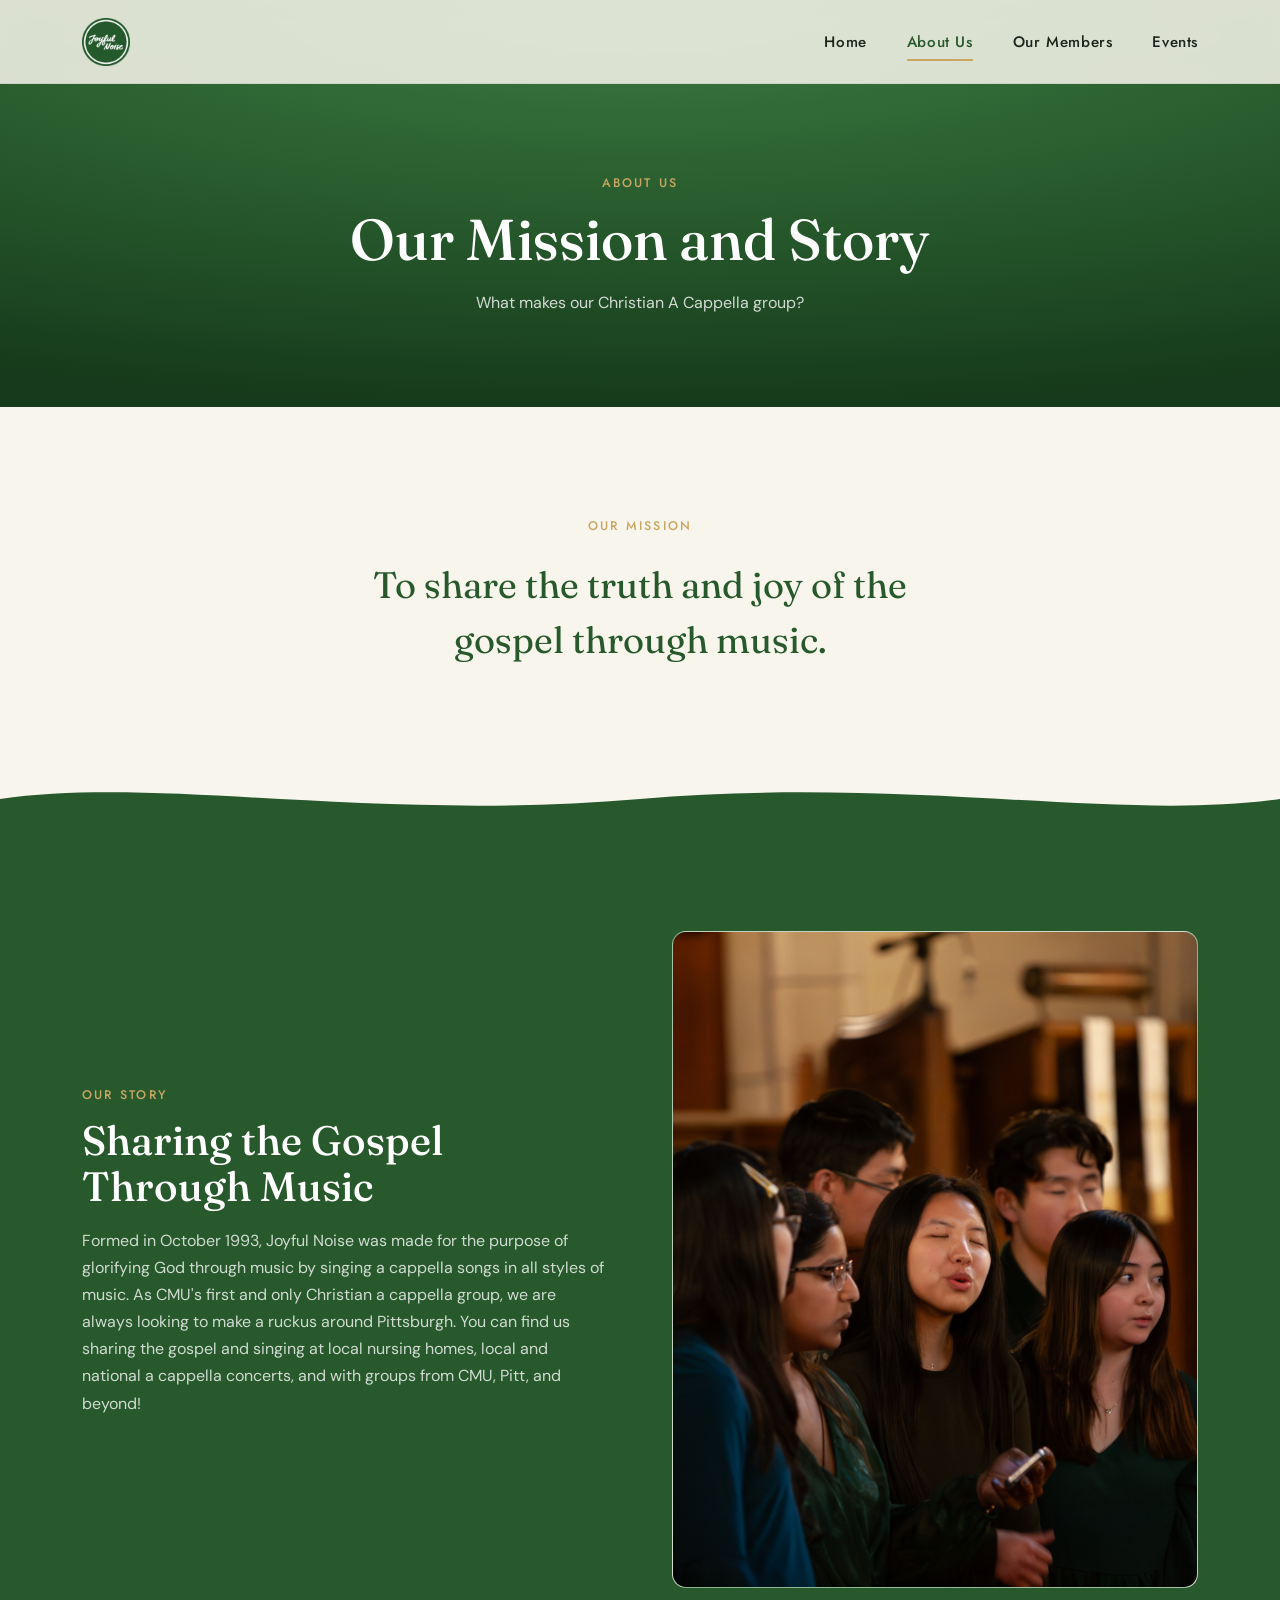
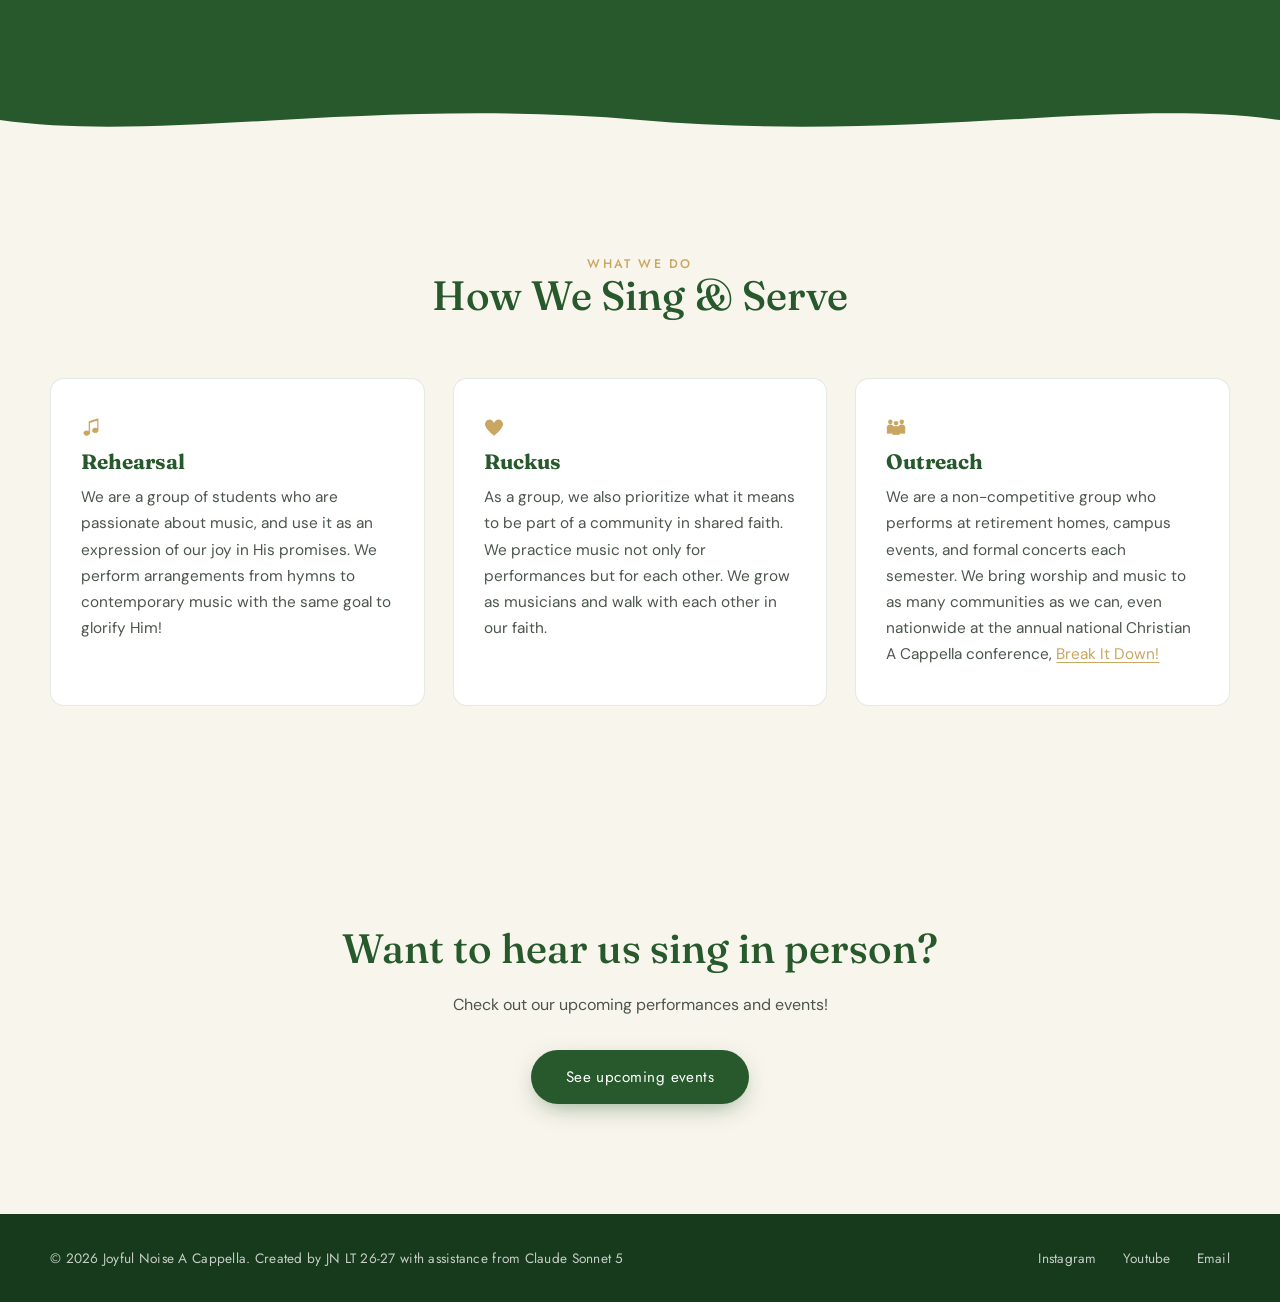
<file: about.html>
<!DOCTYPE html>
<html lang="en">
<head>
<meta charset="UTF-8">
<meta name="viewport" content="width=device-width, initial-scale=1.0">
<title>About Us &mdash; Joyful Noise</title>
<link rel="icon" href="assets/favicon.png" sizes="any">
<link rel="icon" type="image/png" href="assets/favicon.png" sizes="32x32">
<link rel="apple-touch-icon" href="assets/favicon.png">
<link rel="stylesheet" href="styles.css">
</head>
<body>

<header class="site-nav">
  <div class="nav-inner">
    <a href="index.html" class="nav-logo">
      <img src="assets/favicon.png" alt="Joyful Noise logo">
    </a>
    <nav>
      <ul class="nav-links">
        <li><a href="index.html">Home</a></li>
        <li><a href="about.html" class="active">About Us</a></li>
        <li><a href="members.html">Our Members</a></li>
        <li><a href="events.html">Events</a></li>
      </ul>
    </nav>
    <button class="nav-toggle" aria-label="Toggle menu" aria-expanded="false">
      <span></span><span></span><span></span>
    </button>
  </div>
</header>

<section class="page-hero">
  <div class="wrap reveal">
    <span class="eyebrow">About Us</span>
    <h1>Our Mission and Story</h1>
    <p>What makes our Christian A Cappella group?</p>
  </div>
</section>

<!-- ============================================================
     MISSION STATEMENT
     ============================================================ -->
<section class="section mission wrap reveal">
  <span class="eyebrow">Our Mission</span>
  <blockquote> To share the truth and joy of the gospel through music. </blockquote>
</section>

<div class="wave-divider" aria-hidden="true">
  <svg viewBox="0 0 1200 60" preserveAspectRatio="none"><path d="M0,30 C150,0 350,60 600,30 C850,0 1050,60 1200,30 L1200,60 L0,60 Z" fill="#27592C"></path></svg>
</div>

<!-- ============================================================
     OUR STORY
     ============================================================ -->
<section class="section section-dark">
  <div class="wrap story-grid">
    <div class="story-copy reveal">
      <span class="eyebrow">Our Story</span>
      <h2 class="section-title">Sharing the Gospel Through Music</h2>
      <p>Formed in October 1993, Joyful Noise was made for the purpose of glorifying God through music by singing a cappella songs in all styles of music. As CMU's first and only Christian a cappella group, we are always looking to make a ruckus around Pittsburgh. You can find us sharing the gospel and singing at local nursing homes, local and national a cappella concerts, and with groups from CMU, Pitt, and beyond!</p>
    </div>
    <div class="story-photo reveal">
      <img src="assets/images/gallery.jpg" alt="Joyful Noise rehearsing together">
    </div>
  </div>
</section>

<div class="wave-divider flip" aria-hidden="true">
  <svg viewBox="0 0 1200 60" preserveAspectRatio="none"><path d="M0,30 C150,60 350,0 600,30 C850,60 1050,0 1200,30 L1200,60 L0,60 Z" fill="#27592C"></path></svg>
</div>

<!-- ============================================================
     WHAT WE DO
     ============================================================ -->
<section class="section wrap">
  <div class="center reveal" style="margin-bottom:60px;">
    <span class="eyebrow">What We Do</span>
    <h2 class="section-title">How We Sing & Serve</h2>
  </div>
  <div class="values-grid">
    <div class="value-card reveal">
      <span class="icon"><img src='assets/about/performance.png' height="20" width="20"></span>
      <h3>Rehearsal</h3>
      <p>We are a group of students who are passionate about music, and use it as an expression of our joy in His promises. We perform arrangements from hymns to contemporary music with the same goal to glorify Him!</p>
    </div>
    <div class="value-card reveal">
      <span class="icon"><img src='assets/about/fellowship.png' height="20" width="20"></span>
      <h3>Ruckus</h3>
      <p>As a group, we also prioritize what it means to be part of a community in shared faith. We practice music not only for performances but for each other. We grow as musicians and walk with each other in our faith.</p>
    </div>
    <div class="value-card reveal">
      <span class="icon"><img src='assets/about/community.png' height="20" width="20"></span>
      <h3>Outreach</h3>
      <p>We are a non-competitive group who performs at retirement homes, campus events, and formal concerts each semester. We bring worship and music to as many communities as we can, even nationwide at the annual national Christian A Cappella conference, <a href="https://breakitdownorg.netlify.app" class="inline-link">Break It Down!</a></p>
    </div>
  </div>
</section>

<!-- ============================================================
     CTA
     ============================================================ -->
<section class="section about-cta wrap reveal">
  <h2 class="section-title">Want to hear us sing in person?</h2>
  <p>Check out our upcoming performances and events!</p>
  <a href="events.html" class="btn btn-solid">See upcoming events</a>
</section>

<footer class="site-footer">
  <div class="footer-inner">
    <span>&copy; 2026 Joyful Noise A Cappella. Created by JN LT 26-27 with assistance from Claude Sonnet 5</span>
    <ul class="footer-links">
      <li><a href="https://www.instagram.com/cmujoyfulnoise?utm_source=ig_web_button_share_sheet&igsh=ZDNlZDc0MzIxNw==">Instagram</a></li>
      <li><a href="https://www.youtube.com/@CMUJoyfulNoise">Youtube</a></li>
      <li><a href="mailto:cmujoyfulnoise@gmail.com">Email</a></li>
    </ul>
  </div>
</footer>

<script src="script.js"></script>
</body>
</html>
</file>
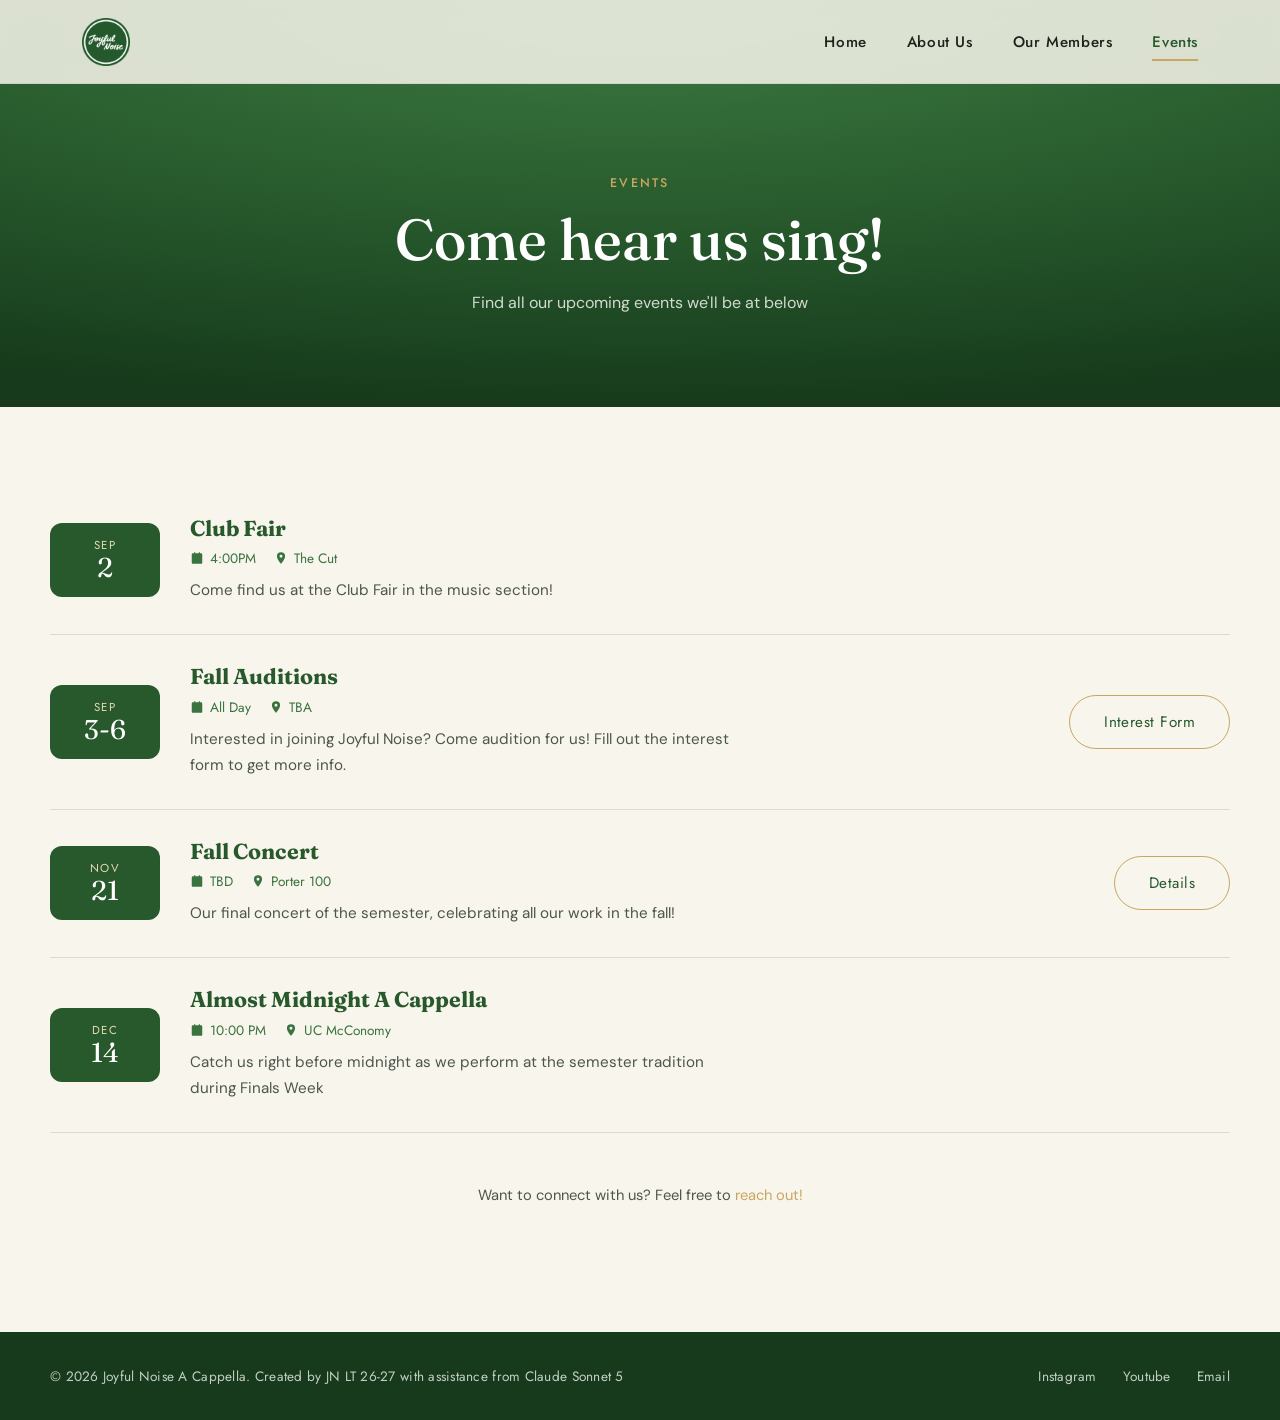
<file: events.html>
<!DOCTYPE html>
<html lang="en">
<head>
<meta charset="UTF-8">
<meta name="viewport" content="width=device-width, initial-scale=1.0">
<title>Events &mdash; Joyful Noise</title>
<link rel="icon" href="assets/favicon.png" sizes="any">
<link rel="icon" type="image/png" href="assets/favicon.png" sizes="32x32">
<link rel="apple-touch-icon" href="assets/favicon.png">
<link rel="stylesheet" href="styles.css">
</head>
<body>

<header class="site-nav">
  <div class="nav-inner">
    <a href="index.html" class="nav-logo">
      <img src="assets/favicon.png" alt="Joyful Noise logo">
    </a>
    <nav>
      <ul class="nav-links">
        <li><a href="index.html">Home</a></li>
        <li><a href="about.html">About Us</a></li>
        <li><a href="members.html">Our Members</a></li>
        <li><a href="events.html" class="active">Events</a></li>
      </ul>
    </nav>
    <button class="nav-toggle" aria-label="Toggle menu" aria-expanded="false">
      <span></span><span></span><span></span>
    </button>
  </div>
</header>

<section class="page-hero">
  <div class="wrap reveal">
    <span class="eyebrow">Events</span>
    <h1>Come hear us sing!</h1>
    <p>Find all our upcoming events we'll be at below</p>
  </div>
</section>

<!-- ============================================================
     EVENTS LIST
     (put a space after the month name to make it look best!)

     here is the event format:

     <div class="event-row reveal">
      <div class="event-date"><span class="month">[Month ]</span><span class="day">[Day ]</span></div>
      <div class="event-main">
        <h3>[Event Title]</h3>
        <div class="event-meta">
          <span><svg viewBox="0 0 24 24"><path d="M7 2v2H5a2 2 0 0 0-2 2v14a2 2 0 0 0 2 2h14a2 2 0 0 0 2-2V6a2 2 0 0 0-2-2h-2V2h-2v2H9V2zm12 8H5v10h14z"/></svg>[Time]</span>
          <span><svg viewBox="0 0 24 24"><path d="M12 2a7 7 0 0 0-7 7c0 5.25 7 13 7 13s7-7.75 7-13a7 7 0 0 0-7-7zm0 9.5A2.5 2.5 0 1 1 12 6.5a2.5 2.5 0 0 1 0 5z"/></svg>[Place]</span>
        </div>
        <p>[Caption]</p>
      </div>
      <a href="[button link]" class="btn btn-outline event-cta">[Optional Button]</a>
    </div>
     ============================================================ -->
<section class="section wrap">
  <div class="events-list">

    <div class="event-row reveal">
      <div class="event-date"><span class="month">Sep </span><span class="day">2</span></div>
      <div class="event-main">
        <h3>Club Fair</h3>
        <div class="event-meta">
          <span><svg viewBox="0 0 24 24"><path d="M7 2v2H5a2 2 0 0 0-2 2v14a2 2 0 0 0 2 2h14a2 2 0 0 0 2-2V6a2 2 0 0 0-2-2h-2V2h-2v2H9V2zm12 8H5v10h14z"/></svg>4:00PM</span>
          <span><svg viewBox="0 0 24 24"><path d="M12 2a7 7 0 0 0-7 7c0 5.25 7 13 7 13s7-7.75 7-13a7 7 0 0 0-7-7zm0 9.5A2.5 2.5 0 1 1 12 6.5a2.5 2.5 0 0 1 0 5z"/></svg>The Cut</span>
        </div>
        <p>Come find us at the Club Fair in the music section!</p>
      </div>
    </div>

    <div class="event-row reveal">
      <div class="event-date"><span class="month">Sep </span><span class="day">3-6</span></div>
      <div class="event-main">
        <h3>Fall Auditions</h3>
        <div class="event-meta">
          <span><svg viewBox="0 0 24 24"><path d="M7 2v2H5a2 2 0 0 0-2 2v14a2 2 0 0 0 2 2h14a2 2 0 0 0 2-2V6a2 2 0 0 0-2-2h-2V2h-2v2H9V2zm12 8H5v10h14z"/></svg>All Day</span>
          <span><svg viewBox="0 0 24 24"><path d="M12 2a7 7 0 0 0-7 7c0 5.25 7 13 7 13s7-7.75 7-13a7 7 0 0 0-7-7zm0 9.5A2.5 2.5 0 1 1 12 6.5a2.5 2.5 0 0 1 0 5z"/></svg>TBA</span>
        </div>
        <p>Interested in joining Joyful Noise? Come audition for us! Fill out the interest form to get more info.</p>
      </div>
      <a href="#" class="btn btn-outline event-cta">Interest Form</a>
    </div>

    <!-- Acapitt?
    <div class="event-row reveal">
      <div class="event-date"><span class="month">Month </span><span class="day">Day </span></div>
      <div class="event-main">
        <h3>Acapitt</h3>
        <div class="event-meta">
          <span><svg viewBox="0 0 24 24"><path d="M7 2v2H5a2 2 0 0 0-2 2v14a2 2 0 0 0 2 2h14a2 2 0 0 0 2-2V6a2 2 0 0 0-2-2h-2V2h-2v2H9V2zm12 8H5v10h14z"/></svg>TBA</span>
          <span><svg viewBox="0 0 24 24"><path d="M12 2a7 7 0 0 0-7 7c0 5.25 7 13 7 13s7-7.75 7-13a7 7 0 0 0-7-7zm0 9.5A2.5 2.5 0 1 1 12 6.5a2.5 2.5 0 0 1 0 5z"/></svg>TBA</span>
        </div>
        <p>Come see us perform at Acapitt, an annual a cappella concert for groups in Pittsburgh</p>
      </div>
    </div>
    -->

    <div class="event-row reveal">
      <div class="event-date"><span class="month">Nov </span><span class="day">21</span></div>
      <div class="event-main">
        <h3>Fall Concert</h3>
        <div class="event-meta">
          <span><svg viewBox="0 0 24 24"><path d="M7 2v2H5a2 2 0 0 0-2 2v14a2 2 0 0 0 2 2h14a2 2 0 0 0 2-2V6a2 2 0 0 0-2-2h-2V2h-2v2H9V2zm12 8H5v10h14z"/></svg>TBD</span>
          <span><svg viewBox="0 0 24 24"><path d="M12 2a7 7 0 0 0-7 7c0 5.25 7 13 7 13s7-7.75 7-13a7 7 0 0 0-7-7zm0 9.5A2.5 2.5 0 1 1 12 6.5a2.5 2.5 0 0 1 0 5z"/></svg>Porter 100</span>
        </div>
        <p>Our final concert of the semester, celebrating all our work in the fall!</p>
      </div>
      <a href="#" class="btn btn-outline event-cta">Details</a>
    </div>

    <div class="event-row reveal">
      <div class="event-date"><span class="month">Dec </span><span class="day">14</span></div>
      <div class="event-main">
        <h3>Almost Midnight A Cappella</h3>
        <div class="event-meta">
          <span><svg viewBox="0 0 24 24"><path d="M7 2v2H5a2 2 0 0 0-2 2v14a2 2 0 0 0 2 2h14a2 2 0 0 0 2-2V6a2 2 0 0 0-2-2h-2V2h-2v2H9V2zm12 8H5v10h14z"/></svg>10:00 PM</span>
          <span><svg viewBox="0 0 24 24"><path d="M12 2a7 7 0 0 0-7 7c0 5.25 7 13 7 13s7-7.75 7-13a7 7 0 0 0-7-7zm0 9.5A2.5 2.5 0 1 1 12 6.5a2.5 2.5 0 0 1 0 5z"/></svg>UC McConomy</span>
        </div>
        <p>Catch us right before midnight as we perform at the semester tradition during Finals Week</p>
      </div>
    </div>

  </div>
  <p class="events-empty-note">Want to connect with us? Feel free to <a href="mailto:cmujoyfulnoise@gmail.com" style="color:var(--gold);">reach out!</a></p>
</section>

<footer class="site-footer">
  <div class="footer-inner">
    <span>&copy; 2026 Joyful Noise A Cappella. Created by JN LT 26-27 with assistance from Claude Sonnet 5</span>
    <ul class="footer-links">
      <li><a href="https://www.instagram.com/cmujoyfulnoise?utm_source=ig_web_button_share_sheet&igsh=ZDNlZDc0MzIxNw==">Instagram</a></li>
      <li><a href="https://www.youtube.com/@CMUJoyfulNoise">Youtube</a></li>
      <li><a href="mailto:cmujoyfulnoise@gmail.com">Email</a></li>
    </ul>
  </div>
</footer>

<script src="script.js"></script>
</body>
</html>
</file>
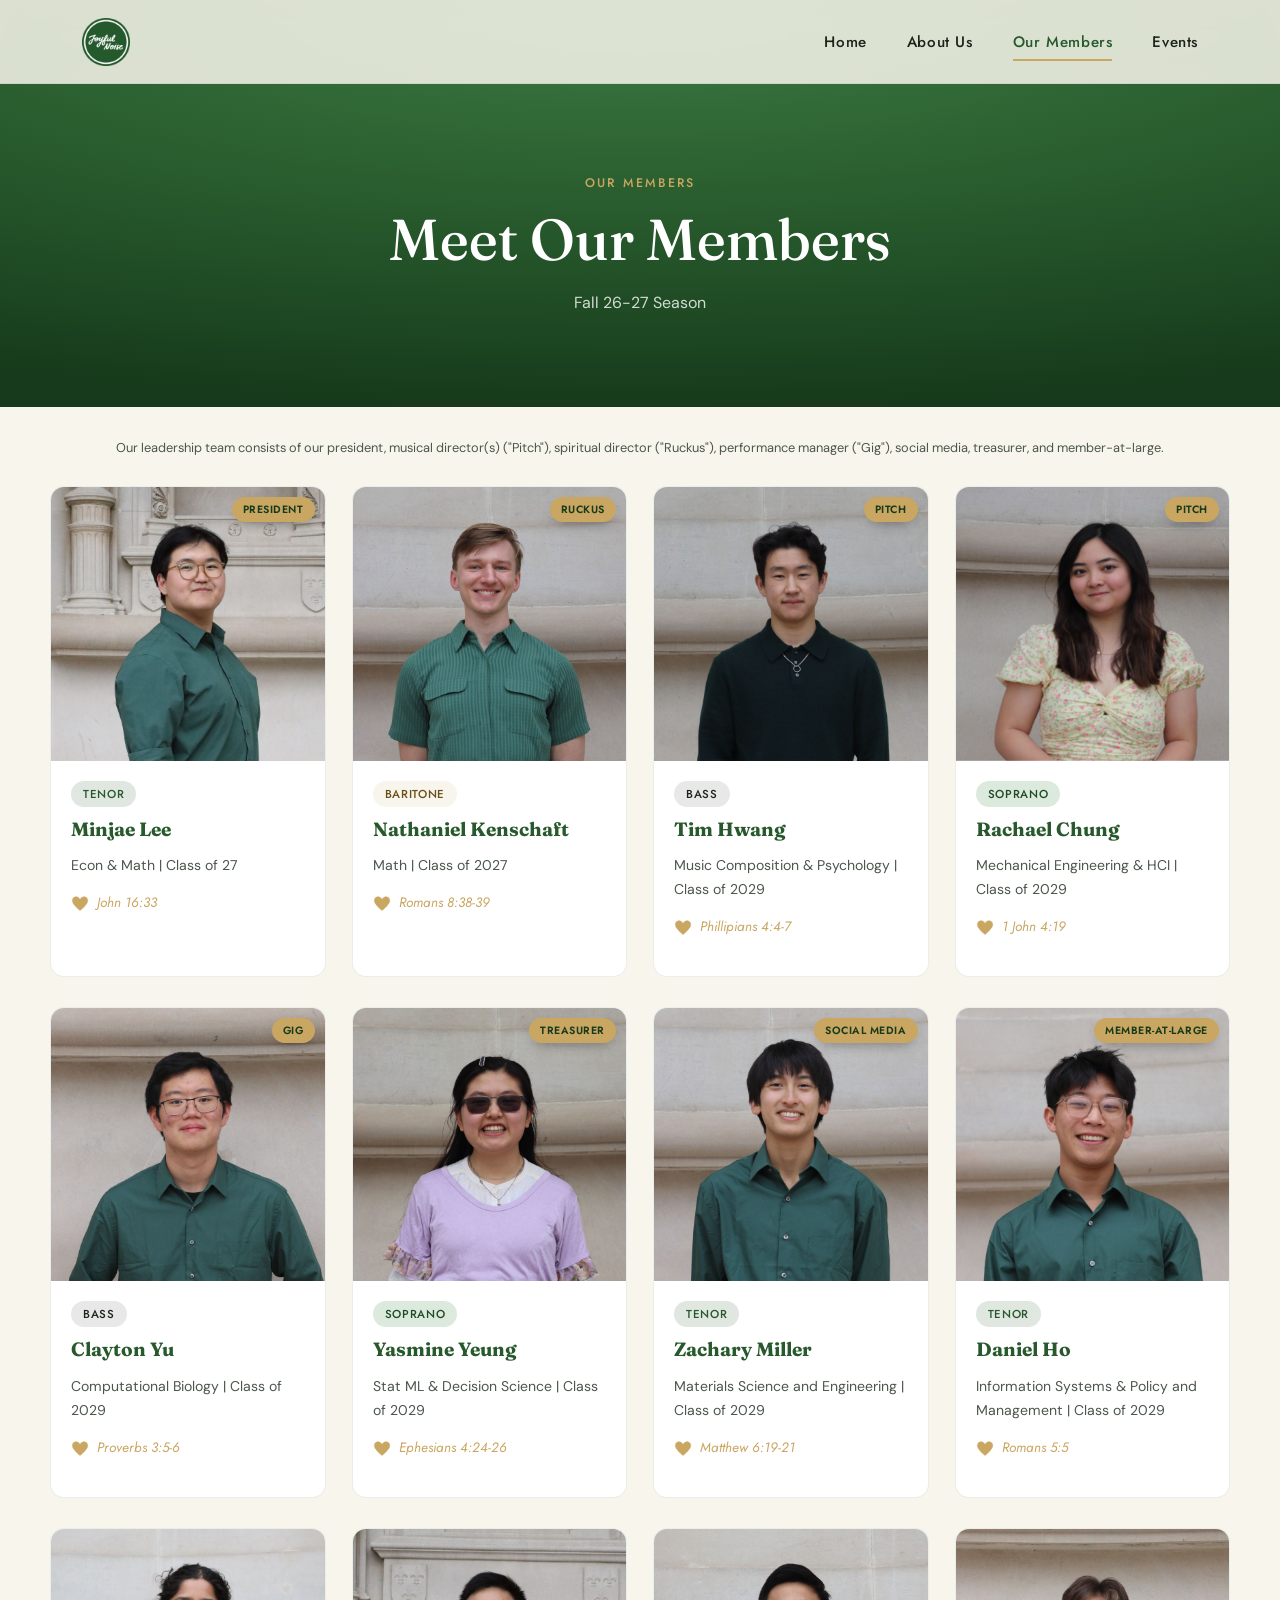
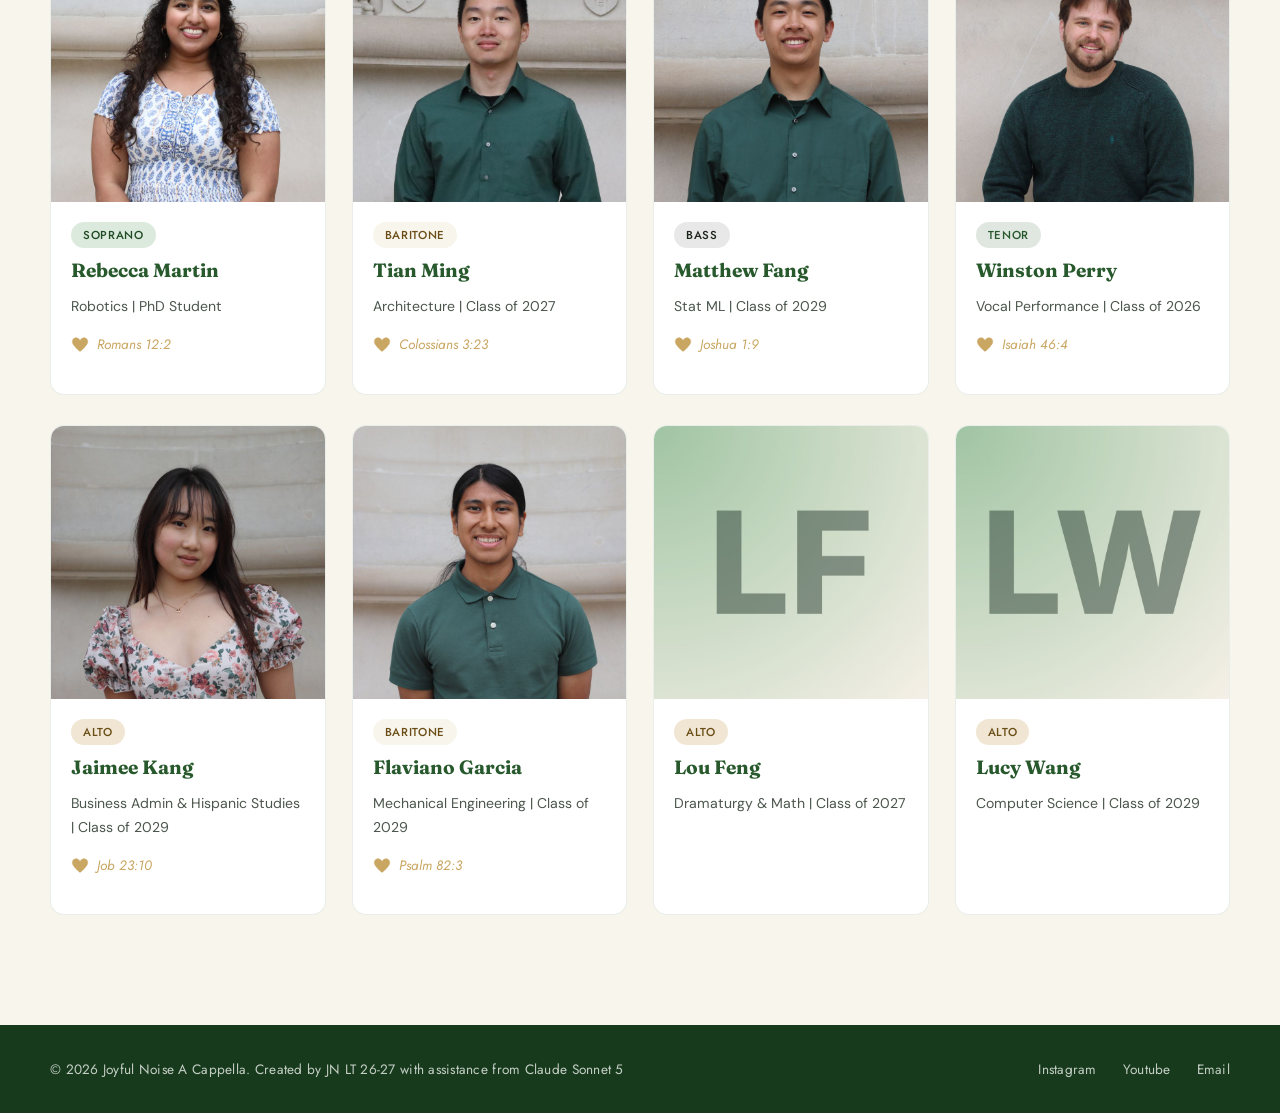
<file: members.html>
<!DOCTYPE html>
<html lang="en">
<head>
<meta charset="UTF-8">
<meta name="viewport" content="width=device-width, initial-scale=1.0">
<title>Our Members &mdash; Joyful Noise</title>
<link rel="stylesheet" href="styles.css">
</head>
<body>

<header class="site-nav">
  <div class="nav-inner">
    <a href="index.html" class="nav-logo">
      <img src="assets/favicon.png" alt="Joyful Noise logo">
    </a>
    <nav>
      <ul class="nav-links">
        <li><a href="index.html">Home</a></li>
        <li><a href="about.html">About Us</a></li>
        <li><a href="members.html" class="active">Our Members</a></li>
        <li><a href="events.html">Events</a></li>
      </ul>
    </nav>
    <button class="nav-toggle" aria-label="Toggle menu" aria-expanded="false">
      <span></span><span></span><span></span>
    </button>
  </div>
</header>

<section class="page-hero">
  <div class="wrap reveal">
    <span class="eyebrow">Our Members</span>
    <h1>Meet Our Members</h1>
    <p>Fall 26-27 Season</p>
  </div>
</section>

<!-- ============================================================
     MEMBER CARDS

     here is the member format:


    <div class="member-card reveal">
      <div class="member-photo">
        <span class="leadership-badge">Ruckus</span>
        <img src="assets/members/[member name].jpg" alt="Photo of member">
      </div>
      <div class="member-info">
        <span class="voice-pill voice-[voice part]]">[voice part]</span>
        <h3 class="member-name">[Member Name]]</h3>
        <p class="member-major">[Major] | [Year]</p>
        <p class="member-verse">
          <img src='assets/members/heart.png' height="18" width="18">
          [Fav Bible Verse]
        </p>
      </div>
    </div>

     ============================================================ -->
<section class="section wrap">

  <p class="members-empty-note">Our leadership team consists of our president, musical director(s) ("Pitch"), spiritual director ("Ruckus"), performance manager ("Gig"), social media, treasurer, and member-at-large.</p>

  <div class="members-grid">

    <div class="member-card reveal">
      <div class="member-photo">
        <span class="leadership-badge">President</span>
        <img src="assets/members/minjae.jpg" alt="Photo of member">
      </div>
      <div class="member-info">
        <span class="voice-pill voice-tenor">Tenor</span>
        <h3 class="member-name">Minjae Lee</h3>
        <p class="member-major">Econ & Math | Class of 27</p>
        <p class="member-verse">
          <img src='assets/members/heart.png' height="18" width="18">
          John 16:33
        </p>
      </div>
    </div>

    <div class="member-card reveal">
      <div class="member-photo">
        <span class="leadership-badge">Ruckus</span>
        <img src="assets/members/nathaniel.jpg" alt="Photo of member">
      </div>
      <div class="member-info">
        <span class="voice-pill voice-baritone">Baritone</span>
        <h3 class="member-name">Nathaniel Kenschaft</h3>
        <p class="member-major">Math | Class of 2027</p>
        <p class="member-verse">
          <img src='assets/members/heart.png' height="18" width="18">
          Romans 8:38-39
        </p>
      </div>
    </div>

    <div class="member-card reveal">
      <div class="member-photo">
        <span class="leadership-badge">Pitch</span>
        <img src="assets/members/tim.jpg" alt="Photo of member">
      </div>
      <div class="member-info">
        <span class="voice-pill voice-bass">Bass</span>
        <h3 class="member-name">Tim Hwang</h3>
        <p class="member-major">Music Composition & Psychology | Class of 2029</p>
        <p class="member-verse">
          <img src='assets/members/heart.png' height="18" width="18">
          Phillipians 4:4-7
        </p>
      </div>
    </div>

    <div class="member-card reveal">
      <div class="member-photo">
        <span class="leadership-badge">Pitch</span>
        <img src="assets/members/rachael.jpg" alt="Photo of member">
      </div>
      <div class="member-info">
        <span class="voice-pill voice-soprano">Soprano</span>
        <h3 class="member-name">Rachael Chung</h3>
        <p class="member-major">Mechanical Engineering & HCI | Class of 2029</p>
        <p class="member-verse">
          <img src='assets/members/heart.png' height="18" width="18">
          1 John 4:19
        </p>
      </div>
    </div>

    <div class="member-card reveal">
      <div class="member-photo">
        <span class="leadership-badge">Gig</span>
        <img src="assets/members/clayton.jpg" alt="Photo of member">
      </div>
      <div class="member-info">
        <span class="voice-pill voice-bass">Bass</span>
        <h3 class="member-name">Clayton Yu</h3>
        <p class="member-major">Computational Biology | Class of 2029</p>
        <p class="member-verse">
          <img src='assets/members/heart.png' height="18" width="18">
          Proverbs 3:5-6
        </p>
      </div>
    </div>

    <div class="member-card reveal">
      <div class="member-photo">
        <span class="leadership-badge">Treasurer</span>
        <img src="assets/members/yasmine.jpg" alt="Photo of member">
      </div>
      <div class="member-info">
        <span class="voice-pill voice-soprano">Soprano</span>
        <h3 class="member-name">Yasmine Yeung</h3>
        <p class="member-major">Stat ML & Decision Science | Class of 2029</p>
        <p class="member-verse">
          <img src='assets/members/heart.png' height="18" width="18">
          Ephesians 4:24-26
        </p>
      </div>
    </div>

    <div class="member-card reveal">
      <div class="member-photo">
        <span class="leadership-badge">Social Media</span>
        <img src="assets/members/zach.jpg" alt="Photo of member">
      </div>
      <div class="member-info">
        <span class="voice-pill voice-tenor">Tenor</span>
        <h3 class="member-name">Zachary Miller</h3>
        <p class="member-major">Materials Science and Engineering | Class of 2029</p>
        <p class="member-verse">
          <img src='assets/members/heart.png' height="18" width="18">
          Matthew 6:19-21
        </p>
      </div>
    </div>

    <div class="member-card reveal">
      <div class="member-photo">
        <span class="leadership-badge">Member-At-Large</span>
        <img src="assets/members/dho.jpg" alt="Photo of member">
      </div>
      <div class="member-info">
        <span class="voice-pill voice-tenor">Tenor</span>
        <h3 class="member-name">Daniel Ho</h3>
        <p class="member-major">Information Systems & Policy and Management | Class of 2029</p>
        <p class="member-verse">
          <img src='assets/members/heart.png' height="18" width="18">
          Romans 5:5
        </p>
      </div>
    </div>

    <div class="member-card reveal">
      <div class="member-photo">
        <img src="assets/members/rebecca.jpg" alt="Photo of member">
      </div>
      <div class="member-info">
        <span class="voice-pill voice-soprano">Soprano</span>
        <h3 class="member-name">Rebecca Martin</h3>
        <p class="member-major">Robotics | PhD Student</p>
        <p class="member-verse">
          <img src='assets/members/heart.png' height="18" width="18">
          Romans 12:2
        </p>
      </div>
    </div>

    <div class="member-card reveal">
      <div class="member-photo">
        <img src="assets/members/tian.jpg" alt="Photo of member">
      </div>
      <div class="member-info">
        <span class="voice-pill voice-baritone">Baritone</span>
        <h3 class="member-name">Tian Ming</h3>
        <p class="member-major">Architecture | Class of 2027</p>
        <p class="member-verse">
          <img src='assets/members/heart.png' height="18" width="18">
          Colossians 3:23
        </p>
      </div>
    </div>

    <div class="member-card reveal">
      <div class="member-photo">
        <img src="assets/members/matt.jpg" alt="Photo of member">
      </div>
      <div class="member-info">
        <span class="voice-pill voice-bass">Bass</span>
        <h3 class="member-name">Matthew Fang</h3>
        <p class="member-major">Stat ML | Class of 2029</p>
        <p class="member-verse">
          <img src='assets/members/heart.png' height="18" width="18">
          Joshua 1:9
        </p>
      </div>
    </div>

    <div class="member-card reveal">
      <div class="member-photo">
        <img src="assets/members/winston.jpg" alt="Photo of member">
      </div>
      <div class="member-info">
        <span class="voice-pill voice-tenor">Tenor</span>
        <h3 class="member-name">Winston Perry</h3>
        <p class="member-major">Vocal Performance | Class of 2026</p>
        <p class="member-verse">
          <img src='assets/members/heart.png' height="18" width="18">
          Isaiah 46:4
        </p>
      </div>
    </div>

    <div class="member-card reveal">
      <div class="member-photo">
        <img src="assets/members/jaimee.jpg" alt="Photo of member">
      </div>
      <div class="member-info">
        <span class="voice-pill voice-alto">Alto</span>
        <h3 class="member-name">Jaimee Kang</h3>
        <p class="member-major">Business Admin & Hispanic Studies | Class of 2029</p>
        <p class="member-verse">
          <img src='assets/members/heart.png' height="18" width="18">
          Job 23:10
        </p>
      </div>
    </div>

    <div class="member-card reveal">
      <div class="member-photo">
        <img src="assets/members/flaviano.jpg" alt="Photo of member">
      </div>
      <div class="member-info">
        <span class="voice-pill voice-baritone">Baritone</span>
        <h3 class="member-name">Flaviano Garcia</h3>
        <p class="member-major">Mechanical Engineering | Class of 2029</p>
        <p class="member-verse">
          <img src='assets/members/heart.png' height="18" width="18">
          Psalm 82:3
        </p>
      </div>
    </div>

    <div class="member-card reveal">
      <div class="member-photo">
        <img src="assets/members/lou.jpg" alt="Photo of member">
      </div>
      <div class="member-info">
        <span class="voice-pill voice-alto">Alto</span>
        <h3 class="member-name">Lou Feng</h3>
        <p class="member-major">Dramaturgy & Math | Class of 2027</p>
        <!-- <p class="member-verse">
          <img src='assets/members/heart.png' height="18" width="18">
          Colossians 3:23
        </p> -->
      </div>
    </div>

    <div class="member-card reveal">
      <div class="member-photo">
        <img src="assets/members/lucy.jpg" alt="Photo of member">
      </div>
      <div class="member-info">
        <span class="voice-pill voice-alto">Alto</span>
        <h3 class="member-name">Lucy Wang</h3>
        <p class="member-major">Computer Science | Class of 2029</p>
        <!-- <p class="member-verse">
          <img src='assets/members/heart.png' height="18" width="18">
          Colossians 3:23
        </p> -->
      </div>
    </div>

  </div>
</section>

<footer class="site-footer">
  <div class="footer-inner">
    <span>&copy; 2026 Joyful Noise A Cappella. Created by JN LT 26-27 with assistance from Claude Sonnet 5</span>
    <ul class="footer-links">
      <li><a href="https://www.instagram.com/cmujoyfulnoise?utm_source=ig_web_button_share_sheet&igsh=ZDNlZDc0MzIxNw==">Instagram</a></li>
      <li><a href="https://www.youtube.com/@CMUJoyfulNoise">Youtube</a></li>
      <li><a href="mailto:cmujoyfulnoise@gmail.com">Email</a></li>
    </ul>
  </div>
</footer>

<script src="script.js"></script>
</body>
</html>
</file>
<file: styles.css>
@import url('https://fonts.googleapis.com/css2?family=Fraunces:ital,opsz,wght@0,9..144,300;0,9..144,400;0,9..144,500;0,9..144,600;0,9..144,700;1,9..144,400;1,9..144,500&family=Jost:ital,wght@0,300;0,400;0,500;0,600;1,300;1,400&family=DM+Sans:ital,opsz,wght@0,9..40,100..1000;1,9..40,100..1000&display=swap');

:root{
  /* ---- color tokens ---- */
  --green-deep:   #27592C;
  --green-dark:   #163A1B;
  --green-mid:    #3A7340;
  --green-light:  #9CC2A0;
  --gold:         #C9A661;
  --gold-soft:    #E8DAB3;
  --cream:        #F8F5EC;
  --white:        #FFFFFF;
  --ink:          #1B241B;
  --ink-soft:     #4B564C;

  /* ---- type tokens ---- */
  --f-display: 'Fraunces', serif;
  --f-hero:    'Jost', sans-serif;
  --f-body:    'DM Sans', sans-serif;

  /* ---- layout tokens ---- */
  --nav-h: 84px;
  --max-w: 1180px;
  --radius: 14px;
  --ease: cubic-bezier(.22,.68,0,1);
}

*, *::before, *::after{ box-sizing: border-box; }
html{ scroll-behavior: smooth; }
@media (prefers-reduced-motion: reduce){
  html{ scroll-behavior: auto; }
  *, *::before, *::after{ animation-duration: 0.001ms !important; animation-iteration-count: 1 !important; transition-duration: 0.001ms !important; }
}

body{
  margin:0;
  font-family: var(--f-body);
  color: var(--ink);
  background: var(--cream);
  -webkit-font-smoothing: antialiased;
  overflow-x: hidden;
}

img{ max-width:100%; display:block; }

a{ color: inherit; text-decoration:none; }

.wrap{
  max-width: var(--max-w);
  margin: 0 auto;
  padding-left: 32px;
  padding-right: 32px;
}

.eyebrow{
  font-family: var(--f-hero);
  text-transform: uppercase;
  letter-spacing: .18em;
  font-size: .78rem;
  font-weight: 500;
  color: var(--gold);
}

h1,h2,h3{
  font-family: var(--f-display);
  color: var(--green-deep);
  margin: 0;
  line-height: 1.1;
}

h2.section-title{
  font-size: clamp(1.9rem, 3.2vw, 2.8rem);
  font-weight: 500;
}

p{ line-height: 1.7; color: var(--ink-soft); }

.btn{
  display:inline-flex;
  align-items:center;
  justify-content:center;
  gap:.5em;
  font-family: var(--f-hero);
  font-size: .95rem;
  letter-spacing:.03em;
  padding: 15px 34px;
  border-radius: 999px;
  border: 1.5px solid transparent;
  cursor:pointer;
  transition: transform .35s var(--ease), background .3s ease, color .3s ease, border-color .3s ease, box-shadow .3s ease;
}
.btn-solid{
  background: var(--green-deep);
  color: var(--white);
  box-shadow: 0 8px 24px -8px rgba(39,89,44,.55);
}
.btn-solid:hover{ background: var(--green-dark); transform: translateY(-2px); box-shadow: 0 12px 28px -8px rgba(39,89,44,.6); }
.btn-outline{
  background: transparent;
  color: var(--green-deep);
  border-color: var(--gold);
}
.btn-outline:hover{ background: var(--gold); color: var(--green-dark); transform: translateY(-2px); }
.btn-outline-light{
  background: transparent;
  color: var(--white);
  border-color: rgba(255,255,255,.55);
}
.btn-outline-light:hover{ background: var(--white); color: var(--green-dark); }

/* ============================================================
   NAV
   ============================================================ */
.site-nav{
  position: fixed;
  top:0; left:0; right:0;
  z-index: 1000;
  height: var(--nav-h);
  background: rgba(248,245,236,.86);
  backdrop-filter: blur(14px) saturate(1.1);
  -webkit-backdrop-filter: blur(14px) saturate(1.1);
  border-bottom: 1px solid rgba(39,89,44,.08);
  transition: box-shadow .3s ease;
}
.site-nav.is-scrolled{ box-shadow: 0 8px 30px -12px rgba(27,36,27,.18); }
.nav-inner{
  max-width: var(--max-w);
  margin: 0 auto;
  height:100%;
  padding: 0 32px;
  display:flex;
  align-items:center;
  justify-content:space-between;
}
.nav-logo{
  display:flex;
  align-items:center;
  gap:12px;
}
.nav-logo img{
  width:48px;
  height:48px;
  object-fit:cover;
}
.nav-logo-word{
  font-family: var(--f-display);
  font-size: 1.2rem;
  font-weight: 600;
  color: var(--green-deep);
  letter-spacing: .01em;
}
.nav-links{
  display:flex;
  align-items:center;
  gap: 40px;
  list-style:none;
  margin:0; padding:0;
}
.nav-links a{
  position:relative;
  font-family: var(--f-hero);
  font-size: .95rem;
  font-weight: 500;
  letter-spacing: .04em;
  color: var(--ink);
  padding: 6px 0;
}
.nav-links a::after{
  content:"";
  position:absolute;
  left:0; bottom:-2px;
  width:0%; height:2px;
  background: var(--gold);
  transition: width .3s var(--ease);
}
.nav-links a:hover::after,
.nav-links a.active::after{ width:100%; }
.nav-links a.active{ color: var(--green-deep); }

.nav-toggle{
  display:none;
  width: 44px; height: 44px;
  border-radius: 10px;
  border: none;
  background: transparent;
  cursor:pointer;
  position: relative;
  z-index: 1100;
}
.nav-toggle span{
  position:absolute;
  left:11px; right:11px;
  height:2px;
  background: var(--green-deep);
  border-radius: 2px;
  transition: transform .35s var(--ease), opacity .25s ease, top .35s var(--ease);
}
.nav-toggle span:nth-child(1){ top:16px; }
.nav-toggle span:nth-child(2){ top:22px; }
.nav-toggle span:nth-child(3){ top:28px; }
.nav-toggle.is-open span:nth-child(1){ top:22px; transform: rotate(45deg); }
.nav-toggle.is-open span:nth-child(2){ opacity:0; }
.nav-toggle.is-open span:nth-child(3){ top:22px; transform: rotate(-45deg); }

/* ============================================================
   FOOTER
   ============================================================ */
.site-footer{
  background: var(--green-dark);
  color: rgba(255,255,255,.75);
  padding: 34px 32px;
}
.footer-inner{
  max-width: var(--max-w);
  margin:0 auto;
  display:flex;
  align-items:center;
  justify-content:space-between;
  gap: 20px;
  flex-wrap: wrap;
  font-family: var(--f-hero);
  font-size: .85rem;
  letter-spacing:.02em;
}
.footer-links{
  display:flex;
  gap: 26px;
  list-style:none;
  margin:0; padding:0;
}
.footer-links a{ color: rgba(255,255,255,.75); transition: color .25s ease; }
.footer-links a:hover{ color: var(--gold); }
.footer-wave{ opacity:.5; }

/* ============================================================
   HERO (index.html)
   ============================================================ */
.hero{
  position: relative;
  min-height: 100svh;
  display:flex;
  align-items:center;
  justify-content:center;
  overflow:hidden;
  background:
    radial-gradient(120% 90% at 50% 18%, #3D7C43 0%, #27592C 46%, #163A1B 100%);
}
.hero-bars{
  position:absolute;
  inset:0;
  display:flex;
  align-items:flex-end;
  justify-content: space-between;
  padding: 0;
  z-index: 1;
  opacity: .4;
}
.hero-bars span{
  flex: 1;
  margin: 0 2px;
  background: linear-gradient(to top, rgba(255,255,255,.28), rgba(255,255,255,0));
  border-radius: 3px 3px 0 0;
  animation: bar-pulse 3.2s ease-in-out infinite;
  transform-origin: bottom;
}
@keyframes bar-pulse{
  0%, 100%{ transform: scaleY(.25); }
  50%{ transform: scaleY(1); }
}
.hero::before{
  content:"";
  position:absolute; inset:0;
  background-image: radial-gradient(rgba(255,255,255,.05) 1px, transparent 1px);
  background-size: 3px 3px;
  opacity:.5;
  z-index:2;
  pointer-events:none;
}
.hero::after{
  content:"";
  position:absolute; inset:0;
  background: radial-gradient(80% 60% at 50% 100%, rgba(0,0,0,.35), transparent 70%);
  z-index:2;
  pointer-events:none;
}
.hero-content{
  position: relative;
  z-index: 3;
  text-align:center;
  padding: calc(var(--nav-h) + 40px) 24px 60px;
  display:flex;
  flex-direction:column;
  align-items:center;
}
.hero-kicker{
  position: absolute;
  top: 130px;
  left:16%;
  font-family: var(--f-hero);
  font-weight: 400;
  font-size: clamp(1.2rem, 2.4vw, 1.7rem);
  color: rgba(255,255,255,.92);
}
.hero-logo-link{ display:block; margin: 6px 0 10px; }
.hero-logo{
  width: min(800px, 78vw);
  height: auto;
  min-height: 110px;
  object-fit: contain;
  font-family: var(--f-display);
  font-style: italic;
  display:flex;
  align-items:center;
  justify-content:center;
  text-align:center;
  padding: 20px;
}

.hero-sub{
  position: absolute;
  top: 310px;
  left: 54%;
  font-family: var(--f-hero);
  font-weight: 400;
  font-size: clamp(1.1rem, 2.4vw, 1.5rem);
  color: rgba(255,255,255,.94);
  margin-top: 6px;
}
.hero-verse{
  position: absolute;
  top: 340px;
  left: 73.5%;
  font-family: var(--f-hero);
  font-weight: 300;
  font-size: .95rem;
  letter-spacing:.05em;
  color: var(--gold-soft);
  margin-top: 10px;
}
.hero-scroll{
  position:absolute;
  bottom: 28px;
  left:50%;
  transform: translateX(-50%);
  z-index:3;
  display:flex;
  flex-direction:column;
  align-items:center;
  gap:8px;
  color: rgba(255,255,255,.7);
  font-family: var(--f-hero);
  font-size:.72rem;
  letter-spacing:.2em;
  text-transform:uppercase;
}
.hero-scroll .line{
  width:1px; height:34px;
  background: linear-gradient(to bottom, rgba(255,255,255,.8), transparent);
  animation: scroll-line 2.2s ease-in-out infinite;
}
@keyframes scroll-line{
  0%{ transform: scaleY(0); transform-origin: top; }
  50%{ transform: scaleY(1); transform-origin: top; }
  51%{ transform-origin: bottom; }
  100%{ transform: scaleY(0); transform-origin: bottom; }
}

/* ============================================================
   WAVE DIVIDER
   ============================================================ */
.wave-divider{
  display:block;
  width:100%;
  height:auto;
  line-height:0;
  margin: -1px 0;
}
.wave-divider svg{ display:block; width:100%; height: 46px; }

.wave-divider.flip svg{
  transform: scale(-1, -1);
}

/* ============================================================
   SECTION: generic paddings
   ============================================================ */
.section{ padding: 110px 0; }
.section-tight{ padding: 80px 0; }
.section-dark{ background: var(--green-deep); color: var(--white); }
.section-dark p{ color: rgba(255,255,255,.78); }
.section-dark h2{ color: var(--white); }
.center{ text-align:center; }

/* reveal-on-scroll */
.reveal{ opacity:0; transform: translateY(28px); transition: opacity .8s var(--ease), transform .8s var(--ease); }
.reveal.is-visible{ opacity:1; transform:none; }

/* ============================================================
   WHO WE ARE
   ============================================================ */
.who-we-are{
  text-align:center;
}
.who-we-are .eyebrow{ display:block; margin-bottom: 14px; }
.who-we-are h2{ max-width: 720px; margin: 0 auto 22px; }
.who-we-are p{ max-width: 620px; margin: 0 auto 40px; font-size: 1.05rem; }
.who-actions{
  display:flex;
  gap: 20px;
  justify-content:center;
  flex-wrap:wrap;
}

/* ============================================================
   CONCERT SECTION
   ============================================================ */
.concert-grid{
  display:grid;
  grid-template-columns: 1fr 1.15fr;
  gap: 60px;
  align-items:center;
}
.concert-copy .eyebrow{ display:block; margin-bottom:14px; }
.concert-copy h2{ margin-bottom: 18px; }
.concert-copy p{ margin-bottom: 30px; }
.video-frame{
  position:relative;
  width:100%;
  aspect-ratio: 16/9;
  border-radius: var(--radius);
  overflow:hidden;
  background: linear-gradient(150deg, #1f4d24, #0f2712);
  border: 1px solid rgba(255,255,255,.12);
  box-shadow: 0 30px 60px -24px rgba(0,0,0,.6);
}
.video-frame iframe{
  position:absolute; inset:0;
  width:100%; height:100%;
  border:0;
}
.video-placeholder{
  position:absolute; inset:0;
  display:flex;
  flex-direction:column;
  gap:14px;
  align-items:center;
  justify-content:center;
  color: rgba(255,255,255,.75);
  font-family: var(--f-hero);
  font-size:.85rem;
  letter-spacing:.04em;
  text-align:center;
  padding: 20px;
}
.play-ring{
  width:64px; height:64px;
  border-radius:50%;
  border: 1.5px solid var(--gold);
  display:flex; align-items:center; justify-content:center;
}
.play-ring svg{ width:20px; height:20px; fill: var(--gold); margin-left:3px; }

/* ============================================================
   GROUP PHOTO
   ============================================================ */
.group-photo-section{ padding-bottom: 0; }
.group-photo-frame{
  position:relative;
  width:100%;
  aspect-ratio: 21/9;
  border-radius: var(--radius);
  overflow:hidden;
  background: linear-gradient(135deg, var(--green-light), var(--cream));
  border: 1px solid rgba(39,89,44,.15);
}
.group-photo-frame img{
  width:100%; height:100%;
  object-fit:cover;
}
.img-placeholder-label{
  position:absolute; inset:0;
  display:flex;
  align-items:center;
  justify-content:center;
  font-family: var(--f-hero);
  color: var(--green-deep);
  opacity:.55;
  font-size:.85rem;
  letter-spacing:.06em;
  text-transform:uppercase;
  text-align:center;
  padding: 20px;
  pointer-events:none;
}

/* ============================================================
   GALLERY (interactive carousel)
   ============================================================ */
.gallery-head{
  display:flex;
  align-items:flex-end;
  justify-content:space-between;
  gap: 20px;
  margin-bottom: 34px;
  flex-wrap:wrap;
}
.gallery-controls{ display:flex; gap:12px; }
.gallery-arrow{
  width: 48px; height:48px;
  border-radius:50%;
  border: 1.5px solid var(--green-deep);
  background: transparent;
  display:flex; align-items:center; justify-content:center;
  cursor:pointer;
  transition: background .3s ease, transform .2s ease;
  color: var(--green-deep);
}
.gallery-arrow:hover{ background: var(--green-deep); color:var(--white); }
.gallery-arrow:active{ transform: scale(.94); }
.gallery-arrow svg{ width:18px; height:18px; }

.gallery-viewport{
  overflow:hidden;
  border-radius: var(--radius);
}
.gallery-track{
  display:flex;
  gap: 20px;
  transition: transform .55s var(--ease);
  will-change: transform;
}
.gallery-slide{
  flex: 0 0 calc((100% - 40px)/3);
  aspect-ratio: 4/5;
  border-radius: var(--radius);
  background: linear-gradient(160deg, var(--green-light), var(--cream) 130%);
  position:relative;
  overflow:hidden;
  border: 1px solid rgba(39,89,44,.14);
}
.gallery-slide img{ width:100%; height:100%; object-fit:cover; }
.gallery-dots{
  display:flex;
  gap:8px;
  justify-content:center;
  margin-top: 26px;
}
.gallery-dots button{
  width:8px; height:8px;
  border-radius:50%;
  border:none;
  background: rgba(39,89,44,.25);
  cursor:pointer;
  padding:0;
  transition: background .3s ease, transform .3s ease;
}
.gallery-dots button.is-active{ background: var(--green-deep); transform: scale(1.3); }
.gallery-cta{ text-align:center; margin-top: 50px; }

/* ============================================================
   CONNECT SECTION
   ============================================================ */
.connect-section{
  background: var(--green-dark);
  color: var(--white);
  position:relative;
  overflow:hidden;
}
.connect-inner{ text-align:center; position:relative; z-index:2; }
.connect-inner .eyebrow{ display:block; margin-bottom:14px; }
.connect-inner h2{ color:var(--white); margin-bottom: 16px; }
.connect-inner p{ max-width:520px; margin: 0 auto 44px; }
.connect-links{
  display:flex;
  gap: 22px;
  justify-content:center;
  flex-wrap:wrap;
}
.connect-link{
  display:flex;
  align-items:center;
  gap: 12px;
  padding: 16px 26px;
  border-radius: 999px;
  border: 1px solid rgba(255,255,255,.22);
  font-family: var(--f-hero);
  font-size:.92rem;
  letter-spacing:.02em;
  transition: border-color .3s ease, background .3s ease, transform .3s ease;
}
.connect-link:hover{ background: rgba(255,255,255,.08); border-color: var(--gold); transform: translateY(-2px); }
.connect-link svg{ width:20px; height:20px; fill: var(--gold); }

/* ============================================================
   ABOUT PAGE
   ============================================================ */
.page-hero{
  padding: calc(var(--nav-h) + 90px) 0 90px;
  background: radial-gradient(120% 100% at 50% 0%, #3D7C43 0%, #27592C 55%, #163A1B 100%);
  color: var(--white);
  text-align:center;
  position:relative;
  overflow:hidden;
}
.page-hero .eyebrow{ display:block; margin-bottom: 16px; }
.page-hero h1{
  color: var(--white);
  font-size: clamp(2.4rem, 5vw, 3.6rem);
  font-weight: 500;
}
.page-hero p{ color: rgba(255,255,255,.8); max-width: 560px; margin: 18px auto 0; }

.mission{
  text-align:center;
}
.mission blockquote{
  font-family: var(--f-display);
  font-style: bold;
  font-weight: 400;
  font-size: clamp(1.5rem, 3.4vw, 2.3rem);
  color: var(--green-deep);
  max-width: 600px;
  margin: 0 auto;
  line-height: 1.5;
  position:relative;
}
/*.mission blockquote::before,
.mission blockquote::after{
  content: '"';
  color: var(--gold);
  font-size: 1.4em;
} */
.mission .eyebrow{ display:block; margin-bottom: 22px; }

.story-grid{
  display:grid;
  grid-template-columns: 1fr 1fr;
  gap: 64px;
  align-items:center;
}
.story-copy .eyebrow{ display:block; margin-bottom:14px; }
.story-copy h2{ margin-bottom:18px; }
.story-copy p + p{ margin-top: 16px; }
.story-photo{
  aspect-ratio: 4/5;
  border-radius: var(--radius);
  background: linear-gradient(150deg, var(--green-light), var(--cream));
  border: 1px solid rgba(39,89,44,.15);
  position:relative;
  overflow:hidden;
}
.story-photo img{ width:100%; height:100%; object-fit:cover; }

.values-grid{
  display:grid;
  grid-template-columns: repeat(3, 1fr);
  gap: 28px;
}
.value-card{
  background: var(--white);
  border: 1px solid rgba(39,89,44,.12);
  border-radius: var(--radius);
  padding: 38px 30px;
  text-align:left;
  transition: transform .35s var(--ease), box-shadow .35s var(--ease);
}
.value-card:hover{ transform: translateY(-6px); box-shadow: 0 24px 44px -22px rgba(27,36,27,.25); }
.value-card .icon{
  font-family: var(--f-display);
  font-style: italic;
  color: var(--gold);
  font-size: 1.1rem;
  margin-bottom: 14px;
  display:block;
}
.value-card h3{ font-size: 1.3rem; margin-bottom: 10px; }
.value-card p{ font-size: .96rem; margin:0; }

.inline-link {
  color: var(--gold);
  text-decoration: underline;
  text-decoration-color: var(--gold);
  text-underline-offset: 3px;
}

.inline-link:hover {
  color: var(--green-deep);
  text-decoration-color: var(--green-deep);
}

.about-cta{
  text-align:center;
}
.about-cta h2{ margin-bottom: 20px; }
.about-cta p{ max-width: 520px; margin: 0 auto 32px; }

/* ============================================================
   MEMBERS PAGE
   ============================================================ */

.members-empty-note{
  text-align:center;
  padding-bottom: 15px;
  margin-top: -80px;
  color: var(--ink-soft);
  font-size:.80rem;
}

.members-grid{
  display:grid;
  grid-template-columns: repeat(4, 1fr);
  gap: 30px 26px;
}
.member-card{
  background: var(--white);
  border-radius: var(--radius);
  overflow:hidden;
  border: 1px solid rgba(39,89,44,.1);
  transition: transform .35s var(--ease), box-shadow .35s var(--ease);
}
.member-card:hover{ transform: translateY(-6px); box-shadow: 0 26px 46px -24px rgba(27,36,27,.25); }
.member-photo{
  aspect-ratio: 1/1;
  background: linear-gradient(150deg, var(--green-light), var(--cream));
  position:relative;
  overflow:hidden;
}
.member-photo img{ width:100%; height:100%; object-fit:cover; }
.member-info{ padding: 20px 20px 24px; }
.voice-pill{
  display:inline-block;
  font-family: var(--f-hero);
  font-size: .72rem;
  letter-spacing:.06em;
  text-transform:uppercase;
  font-weight:500;
  padding: 5px 12px;
  border-radius: 999px;
  margin-bottom: 12px;
}
.voice-soprano{ background: rgba(156,194,160,.35); color: #1F4A24; }
.voice-alto{ background: rgba(201,166,97,.28); color: #6B4E17; }
.voice-tenor{ background: rgba(39,89,44,.14); color: var(--green-deep); }
.voice-baritone{ background: var(--cream); color: #6B4E17; }
.voice-bass{ background: rgba(27,36,27,.1); color: var(--ink); }

.leadership-badge{
  position:absolute;
  top:10px; right:10px;
  z-index:2;
  background: var(--gold);
  color: var(--green-dark);
  font-family: var(--f-hero);
  font-size:.66rem;
  font-weight:600;
  letter-spacing:.05em;
  text-transform:uppercase;
  padding:5px 11px;
  border-radius:999px;
  box-shadow: 0 6px 14px -6px rgba(0,0,0,.4);
}

.member-name{
  font-family: var(--f-display);
  font-size: 1.2rem;
  color: var(--green-deep);
  margin-bottom: 4px;
}
.member-major{
  font-size: .88rem;
  color: var(--ink-soft);
  margin-bottom: 10px;
}
.member-verse{
  font-family: var(--f-hero);
  font-style: italic;
  font-size: .85rem;
  color: var(--gold);
  display:flex;
  align-items:center;
  gap:8px;
}
.member-verse svg{ width:14px; height:14px; fill: var(--gold); flex-shrink:0; }

/* ============================================================
   EVENTS PAGE
   ============================================================ */
.events-list{
  display:flex;
  flex-direction:column;
}
.event-row{
  display:grid;
  grid-template-columns: 110px 1fr auto;
  gap: 30px;
  align-items:center;
  padding: 30px 0;
  border-bottom: 1px solid rgba(39,89,44,.15);
}
.event-row:first-child{ padding-top:0; }
.event-date{
  background: var(--green-deep);
  color: var(--white);
  border-radius: 12px;
  text-align:center;
  padding: 14px 8px;
  font-family: var(--f-hero);
}
.event-date .month{ display: block; font-size:.72rem; letter-spacing:.1em; text-transform:uppercase; color: var(--gold-soft); }
.event-date .day{ display: block; font-family: var(--f-display); font-size: 1.7rem; line-height:1.1; }
.event-main h3{ font-size:1.35rem; margin-bottom:8px; }
.event-meta{
  display:flex;
  gap: 18px;
  flex-wrap:wrap;
  font-family: var(--f-hero);
  font-size:.85rem;
  color: var(--green-mid);
  margin-bottom: 10px;
}
.event-meta span{ display:flex; align-items:center; gap:6px; }
.event-meta svg{ width:14px; height:14px; fill: var(--green-mid); }
.event-main p{ margin:0; font-size:.95rem; max-width: 560px; }
.event-cta{ white-space:nowrap; }

.events-empty-note{
  text-align:center;
  margin-top: 50px;
  color: var(--ink-soft);
  font-size:.92rem;
}

/* ============================================================
   RESPONSIVE
   ============================================================ */
@media (max-width: 900px){
  .concert-grid{ grid-template-columns:1fr; gap:40px; }
  .story-grid{ grid-template-columns:1fr; gap:40px; }
  .story-photo{ order:-1; }
  .values-grid{ grid-template-columns: 1fr 1fr; }
  .members-grid{ grid-template-columns: repeat(3,1fr); }
  .gallery-slide{ flex-basis: calc((100% - 20px)/2); }
}

@media (max-width: 720px){
  :root{ --nav-h: 72px; }
  .nav-links{
    position: fixed;
    top: var(--nav-h);
    left:0; right:0;
    height: calc(35dvh - var(--nav-h)); 
    background: rgba(248, 245, 236, 0.9);
    backdrop-filter: blur(14px);
    -webkit-backdrop-filter: blur(14px);
    flex-direction:column;
    justify-content:flex-start;
    align-items:flex-start;
    gap: 4px;
    padding: 30px 32px;
    transform: translateX(100%);
    transition: transform .4s var(--ease);
    z-index: 1050;
  }
  .nav-links.is-open{ transform: translateX(0); }
  .nav-links a{
    font-size: 1.3rem;
    padding: 16px 0;
    width:100%;
  }
  .nav-links a::after{
    content:"";
    position:absolute;
    left:0; bottom:18px;
    width:0%; height:2px;
  }
  .nav-toggle{ display:block; }

  .hero-logo{ width: 100vw; }
  .hero-kicker{
    position: absolute;
    top: 120px;
    left: 18%;
    font-size: clamp(0.8rem, 3.4vw, 1rem);
  }
  .hero-sub{
    position: absolute;
    top: 200px;
    left: 62%;
    transform: translateX(-50%);
    font-size: clamp(0.8rem, 3.4vw, 1rem);
  }
  .hero-verse{
    position: absolute;
    top: 220px;
    left: 72%;
    transform: translateX(-50%);
    font-size: clamp(0.7rem, 3.4vw, 0.9rem);
  }

  .section{ padding: 78px 15px; }
  .group-photo-section{ padding-bottom: 78px; }
  .who-actions{ flex-direction:column; align-items:stretch; }
  .who-actions .btn{ width:100%; }
  .values-grid{ grid-template-columns: 1fr; }
  .members-grid{ grid-template-columns: repeat(2,1fr); }
  .members-empty-note{ margin-top: 0px; font-size:.65rem; }
  .leadership-badge{ font-size:.40rem; padding:4px 10px; }
  .voice-pill{ font-size:.60rem; padding:4px 10px; }
  .member-major{ font-size:.70rem; }
  .member-verse{ font-size:.65rem; }
  .gallery-slide{ flex-basis: 100%; }
  .event-row{ grid-template-columns: 70px 1fr; }
  .event-cta{ grid-column: 1 / -1; }
  .footer-inner{ flex-direction:column; text-align:center; }
  .connect-links{ flex-direction:column; align-items:stretch; }
}

@media (max-width: 480px){
  .members-grid{ grid-template-columns: 1fr 1fr; }
  .wrap{ padding: 30px 20px; }
  .mission { padding: 200px 15px; }
  .mission blockquote{ font-size: clamp(1.8rem, 2vw, 2rem); }
}
</file>
